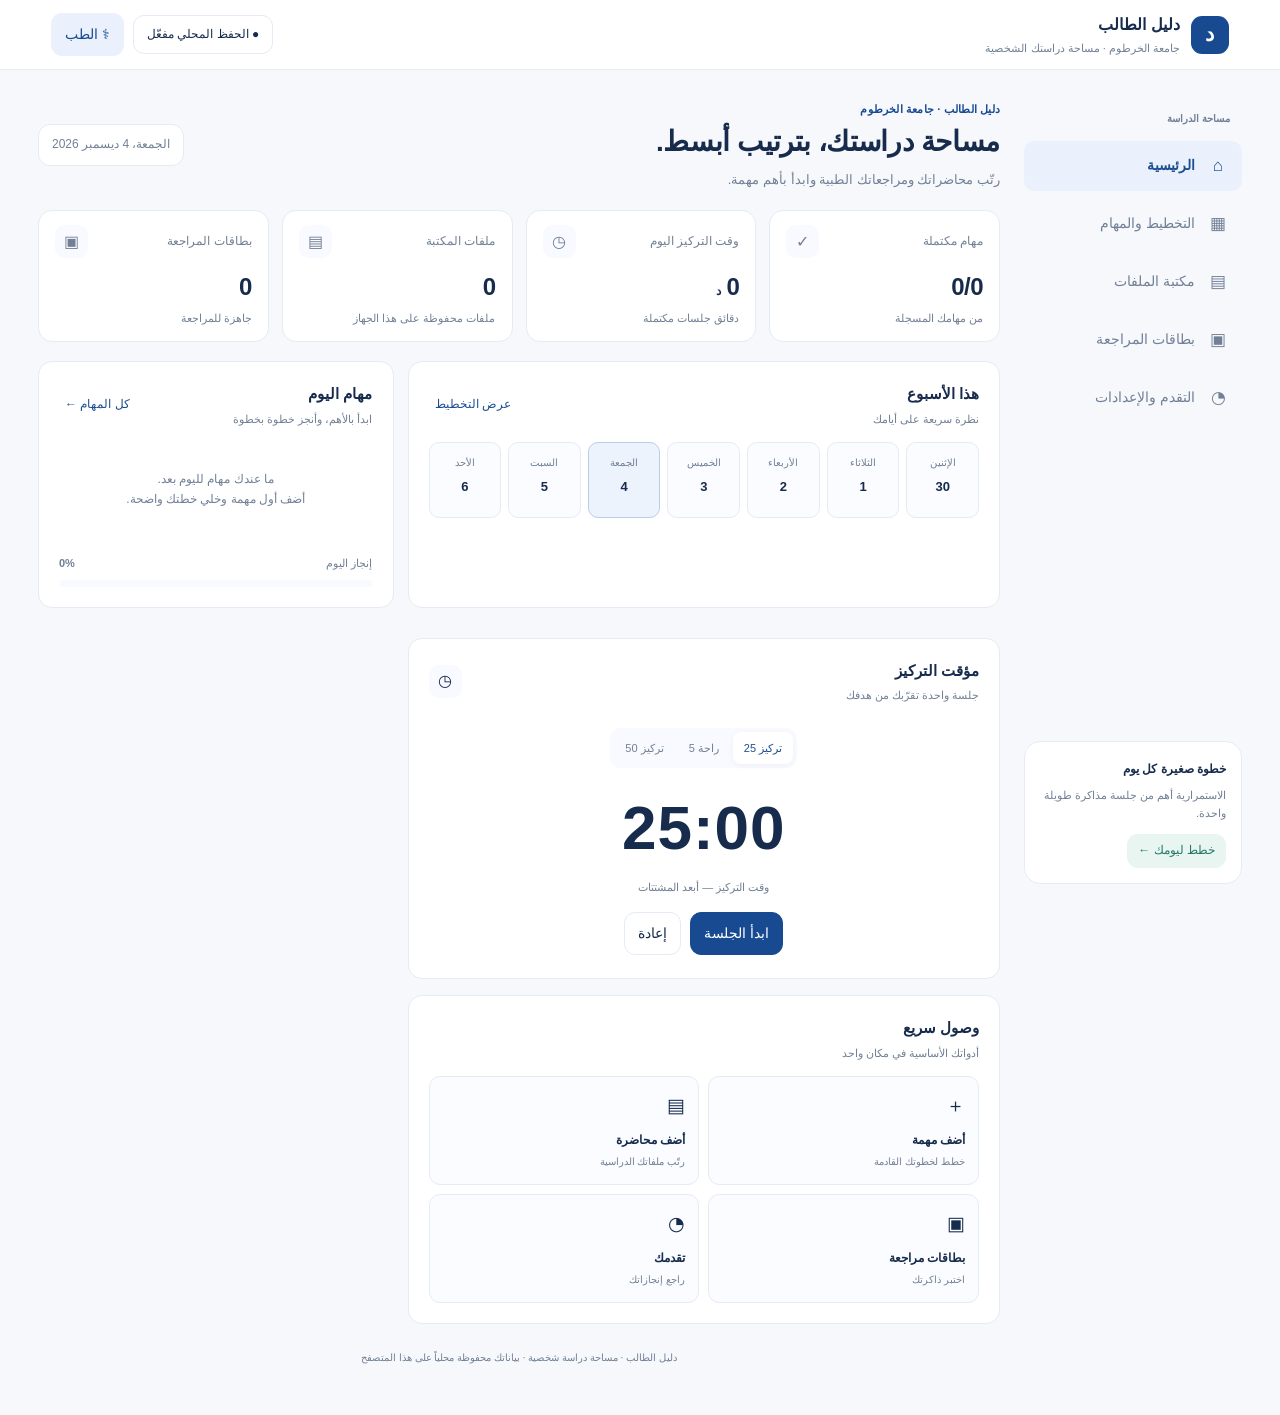
<file: archive/student-guide-full.html>
<!doctype html>
<html lang="ar" dir="rtl">
<head>
<meta charset="utf-8">
<meta name="viewport" content="width=device-width, initial-scale=1">
<meta name="theme-color" content="#f5f7fb">
<title>دليل الطالب | طب واقتصاد</title>
<style>
:root{color-scheme:light dark;--bg:light-dark(#f4f6fa,#111827);--surface:light-dark(#fff,#1b2433);--surface2:light-dark(#f7f9fc,#222e40);--text:light-dark(#172033,#eef3fb);--muted:light-dark(#718096,#a4b2c7);--line:light-dark(#e4e9f1,#344155);--blue:light-dark(#2449a5,#8caaff);--bluebg:light-dark(#eaf0ff,#263a67);--green:light-dark(#17866c,#5ed2b0);--greenbg:light-dark(#e6f7f1,#173d36);--amber:light-dark(#b7791f,#f6c36a);--shadow:0 12px 32px rgba(26,42,72,.06)}*{box-sizing:border-box}body{margin:0;background:var(--bg);color:var(--text);font-family:Tahoma,Arial,sans-serif;font-size:14px;line-height:1.65}button,input,select,textarea{font:inherit}button{cursor:pointer}button:focus-visible,input:focus-visible,textarea:focus-visible,select:focus-visible{outline:3px solid var(--green);outline-offset:2px}.app{min-height:100vh;background:var(--bg)}.topbar{height:76px;display:flex;align-items:center;justify-content:space-between;padding:0 clamp(16px,4vw,54px);border-bottom:1px solid var(--line);background:var(--surface)}.brand{display:flex;gap:11px;align-items:center}.brand-mark{width:42px;height:42px;border-radius:14px;background:var(--blue);color:white;display:grid;place-items:center;font-size:21px;font-weight:bold}.brand h1{font-size:16px;margin:0}.brand p{font-size:11px;color:var(--muted);margin:1px 0 0}.top-actions{display:flex;gap:9px;align-items:center}.chip,.btn,.iconbtn{border:1px solid var(--line);background:var(--surface);color:var(--text);border-radius:11px;padding:9px 13px}.chip{font-size:12px}.btn.primary{background:var(--blue);border-color:var(--blue);color:white}.btn.soft{background:var(--bluebg);border-color:transparent;color:var(--blue)}.btn.green{background:var(--greenbg);border-color:transparent;color:var(--green)}.btn.small{padding:6px 10px;font-size:12px}.iconbtn{padding:8px 10px}.shell{max-width:1450px;margin:auto;padding:24px clamp(14px,3vw,38px);display:grid;grid-template-columns:230px minmax(0,1fr);gap:25px}.sidebar{display:flex;flex-direction:column;gap:8px}.side-label{font-size:10px;color:var(--muted);font-weight:bold;padding:15px 12px 5px}.nav{border:0;background:transparent;color:var(--muted);text-align:right;display:flex;align-items:center;gap:12px;padding:12px 14px;border-radius:12px}.nav .ico{width:22px;text-align:center;font-size:17px}.nav.active{background:var(--bluebg);color:var(--blue);font-weight:bold}.sidebar-note{margin-top:auto;border:1px solid var(--line);background:var(--surface);border-radius:16px;padding:15px}.sidebar-note strong{font-size:12px}.sidebar-note p{font-size:11px;color:var(--muted);margin:6px 0 12px}.main{min-width:0}.welcome{display:flex;align-items:flex-start;justify-content:space-between;gap:18px;margin:4px 0 23px}.eyebrow{font-size:11px;color:var(--green);font-weight:bold;letter-spacing:.2px}.welcome h2{font-size:clamp(22px,3vw,30px);line-height:1.35;margin:5px 0 8px}.welcome p{color:var(--muted);margin:0;font-size:13px}.date-pill{white-space:nowrap;background:var(--surface);border:1px solid var(--line);border-radius:12px;padding:10px 13px;font-size:12px;color:var(--muted)}.stats{display:grid;grid-template-columns:repeat(4,minmax(0,1fr));gap:13px;margin-bottom:19px}.stat,.panel{background:var(--surface);border:1px solid var(--line);border-radius:17px;box-shadow:var(--shadow)}.stat{padding:17px}.stat-head{display:flex;align-items:center;justify-content:space-between;color:var(--muted);font-size:12px}.stat-icon{width:33px;height:33px;display:grid;place-items:center;border-radius:10px;background:var(--surface2);font-size:16px}.stat-value{font-size:27px;font-weight:bold;margin-top:9px;letter-spacing:-.5px}.stat-foot{font-size:11px;color:var(--muted);margin-top:2px}.content-grid{display:grid;grid-template-columns:minmax(0,1.25fr) minmax(270px,.75fr);gap:16px}.panel{padding:20px;margin-bottom:16px;min-width:0}.panel-head{display:flex;justify-content:space-between;align-items:center;gap:10px;margin-bottom:17px}.panel-head h3{font-size:15px;margin:0}.panel-head p{font-size:11px;color:var(--muted);margin:3px 0 0}.linkbtn{background:none;border:0;color:var(--blue);font-size:12px}.task-list{display:flex;flex-direction:column;gap:9px}.task{display:flex;gap:11px;align-items:center;padding:11px 12px;border:1px solid var(--line);border-radius:12px}.task input{accent-color:var(--green);width:17px;height:17px}.task-info{flex:1;min-width:0}.task-title{font-size:12px;font-weight:bold;overflow-wrap:anywhere}.task.done .task-title{text-decoration:line-through;color:var(--muted)}.task-meta{font-size:10px;color:var(--muted);margin-top:3px}.tag{font-size:10px;padding:4px 8px;border-radius:8px;background:var(--bluebg);color:var(--blue);white-space:nowrap}.tag.green{background:var(--greenbg);color:var(--green)}.progress-row{display:flex;justify-content:space-between;font-size:11px;color:var(--muted);margin:16px 0 8px}.progress{height:7px;background:var(--surface2);border-radius:9px;overflow:hidden}.progress span{display:block;height:100%;width:0;background:var(--green);border-radius:9px;transition:width .2s}.timer{text-align:center;padding:9px 0 3px}.timer-mode{display:inline-flex;background:var(--surface2);border-radius:10px;padding:4px;gap:3px}.timer-mode button{border:0;background:transparent;color:var(--muted);padding:7px 11px;border-radius:8px;font-size:11px}.timer-mode button.active{background:var(--surface);color:var(--blue);box-shadow:0 2px 7px #0000000a}.clock{font-size:clamp(45px,6vw,62px);font-weight:bold;letter-spacing:1px;line-height:1.5;margin:13px 0 4px;font-variant-numeric:tabular-nums}.timer-caption{color:var(--muted);font-size:11px;margin-bottom:16px}.timer-actions{display:flex;justify-content:center;gap:9px}.week{display:grid;grid-template-columns:repeat(7,minmax(0,1fr));gap:7px}.day{border:1px solid var(--line);border-radius:11px;text-align:center;padding:9px 3px;background:var(--surface2);min-width:0}.day.today{border-color:var(--blue);background:var(--bluebg)}.day-name{font-size:10px;color:var(--muted)}.day-num{font-weight:bold;font-size:13px;margin:4px 0}.day-dot{height:4px;width:4px;border-radius:50%;background:var(--green);margin:auto}.quick-grid{display:grid;grid-template-columns:repeat(2,minmax(0,1fr));gap:9px}.quick{border:1px solid var(--line);background:var(--surface2);border-radius:13px;padding:13px;text-align:right;color:var(--text)}.quick span{display:block;font-size:19px;margin-bottom:7px}.quick strong{font-size:12px}.quick small{display:block;color:var(--muted);font-size:10px;margin-top:3px}.view{display:none}.view.active{display:block}.form-row{display:flex;gap:8px;flex-wrap:wrap;margin-bottom:13px}.field{border:1px solid var(--line);background:var(--surface);color:var(--text);border-radius:10px;padding:10px 11px;min-width:0}.field.grow{flex:1}.field.full{width:100%}.empty{padding:28px 12px;text-align:center;color:var(--muted);font-size:12px}.library-list,.flash-list{display:grid;grid-template-columns:repeat(auto-fill,minmax(220px,1fr));gap:11px}.file-card,.flash-card{border:1px solid var(--line);background:var(--surface2);border-radius:13px;padding:14px}.file-top{display:flex;align-items:center;gap:10px}.file-icon{width:40px;height:40px;border-radius:11px;background:var(--bluebg);display:grid;place-items:center;font-size:20px}.file-name{font-size:12px;font-weight:bold;overflow-wrap:anywhere}.file-meta{font-size:10px;color:var(--muted);margin-top:3px}.file-actions{display:flex;gap:7px;margin-top:13px}.flash-card{min-height:150px;display:flex;flex-direction:column;justify-content:space-between;gap:12px}.flash-q{font-weight:bold;font-size:14px}.flash-a{font-size:12px;color:var(--muted);display:none;border-top:1px solid var(--line);padding-top:10px}.flash-card.revealed .flash-a{display:block}.flash-bottom{display:flex;justify-content:space-between;align-items:center}.section-title{margin:4px 0 17px}.section-title h2{margin:0 0 5px;font-size:23px}.section-title p{margin:0;color:var(--muted);font-size:12px}.note{border:1px solid var(--line);border-radius:12px;padding:13px;background:var(--surface2);font-size:12px;color:var(--muted)}.settings-row{display:flex;align-items:center;justify-content:space-between;gap:10px;padding:13px 0;border-bottom:1px solid var(--line)}.settings-row:last-child{border:0}.settings-row strong{font-size:12px}.settings-row p{font-size:11px;color:var(--muted);margin:3px 0 0}.toast{position:fixed;bottom:22px;left:50%;transform:translateX(-50%);background:var(--text);color:var(--surface);padding:11px 16px;border-radius:12px;font-size:12px;box-shadow:var(--shadow);z-index:5;display:none}.toast.show{display:block}.footer{text-align:center;font-size:10px;color:var(--muted);padding:10px 0 25px}.mobile-nav{display:none}.hidden{display:none!important}@media(max-width:1000px){.shell{grid-template-columns:190px minmax(0,1fr);gap:16px}.stats{grid-template-columns:repeat(2,minmax(0,1fr))}.content-grid{grid-template-columns:1fr}.sidebar-note{display:none}}@media(max-width:680px){.topbar{height:66px;padding:0 14px}.brand-mark{width:36px;height:36px}.brand h1{font-size:14px}.brand p{font-size:10px}.top-actions .chip{display:none}.shell{display:block;padding:18px 13px 88px}.sidebar{display:none}.welcome{display:block}.date-pill{display:inline-block;margin-top:13px}.stats{gap:9px}.stat{padding:13px}.stat-value{font-size:24px}.panel{padding:15px}.week{gap:4px}.day{padding:8px 1px}.day-name{font-size:9px}.mobile-nav{position:fixed;bottom:0;right:0;left:0;z-index:4;display:flex;justify-content:space-around;padding:8px 5px calc(8px + env(safe-area-inset-bottom));border-top:1px solid var(--line);background:var(--surface)}.mobile-nav .nav{display:flex;flex-direction:column;gap:2px;padding:6px 8px;font-size:9px;text-align:center}.mobile-nav .nav .ico{font-size:17px}.welcome h2{font-size:24px}.library-list,.flash-list{grid-template-columns:1fr}.date-pill{font-size:11px}.form-row>*{flex:1}.form-row .btn{flex:0 0 auto}}
</style>
<style>
:root{color-scheme:light;--bg:#f4f7fc;--surface:#fff;--surface2:#f7f9fd;--text:#172b4d;--muted:#718096;--line:#e2e9f3;--blue:#174a91;--bluebg:#eaf1fc;--green:#237a68;--greenbg:#e7f5f0;--shadow:0 10px 28px rgba(27,57,98,.055)}
body{background:#f4f7fc}.topbar{background:#fff}.brand-mark{border-radius:12px;background:#174a91}.nav.active{background:#eaf1fc;color:#174a91}.eyebrow{color:#174a91}.btn.primary{background:#174a91;border-color:#174a91}.btn.soft{background:#eaf1fc;color:#174a91}.stat,.panel{border-radius:18px;box-shadow:0 8px 26px rgba(27,57,98,.045)}
.shell{grid-template-columns:240px minmax(0,1fr);gap:28px;padding-top:30px}.sidebar{position:sticky;top:20px;align-self:start;min-height:calc(100vh - 110px)}.nav{padding:13px 15px}.panel{padding:23px}.content-grid>div:first-child{display:contents}.content-grid>div:first-child .panel:nth-child(2){order:-1}.week{gap:9px}.day{padding:14px 4px;background:#f8faff}.day.today{background:#eaf1fc;border-color:#174a91}.day-dot{background:#174a91}
.library-toolbar{display:flex;gap:10px;flex-wrap:wrap;margin-bottom:16px}.library-toolbar .field{min-width:140px}.library-list{grid-template-columns:repeat(auto-fill,minmax(190px,1fr));gap:16px}.file-card{padding:0;overflow:hidden;background:#fff;border:1px solid #e2e9f3;border-radius:16px;transition:transform .18s,box-shadow .18s}.file-card:hover{transform:translateY(-2px);box-shadow:0 12px 26px rgba(27,57,98,.09)}.file-cover{height:130px;display:flex;align-items:center;justify-content:center;position:relative;background:linear-gradient(145deg,#edf3ff,#dbe7fb);color:#174a91}.file-cover.pdf{background:linear-gradient(145deg,#f0f4ff,#dce7fa)}.file-cover.image{background:linear-gradient(145deg,#eaf7f3,#d8eee7);color:#237a68}.file-cover.audio{background:linear-gradient(145deg,#fff5e8,#f9e7c9);color:#94651e}.file-cover.note{background:linear-gradient(145deg,#f2efff,#e4defc);color:#6653a2}.cover-icon{font-size:42px}.cover-label{position:absolute;bottom:10px;right:12px;font-size:10px;font-weight:bold;letter-spacing:.6px}.favorite-toggle{position:absolute;top:9px;left:9px;border:1px solid #dce4f0;background:#fff;color:#174a91;border-radius:9px;padding:5px 8px}.favorite-toggle.active{background:#174a91;color:white}.file-card-body{padding:14px}.file-name{font-size:13px;line-height:1.6}.file-meta{line-height:1.6}.file-path{font-size:10px;color:#718096;margin-top:7px;min-height:18px}.file-tags{display:flex;gap:5px;flex-wrap:wrap;margin-top:8px}.file-tags span{font-size:10px;background:#edf2fa;color:#45628c;padding:3px 7px;border-radius:7px}.file-actions{margin-top:12px;flex-wrap:wrap}.folder-row{display:flex;gap:8px;flex-wrap:wrap;margin:10px 0 15px}.folder-chip{border:1px solid var(--line);background:#fff;color:var(--muted);border-radius:20px;padding:7px 12px;font-size:11px}.folder-chip.active{background:#eaf1fc;border-color:#c9d9f4;color:#174a91;font-weight:bold}.library-empty{grid-column:1/-1}
@media(min-width:681px) and (max-width:1000px){.shell{grid-template-columns:200px minmax(0,1fr);gap:18px}.panel{padding:18px}.sidebar{min-height:calc(100vh - 100px)}}
@media(max-width:680px){.shell{padding-top:18px}.panel{padding:16px}.content-grid>div:first-child{display:contents}.content-grid>div:first-child .panel:nth-child(2){order:-1}.library-list{grid-template-columns:repeat(2,minmax(0,1fr));gap:10px}.file-cover{height:105px}.cover-icon{font-size:34px}.file-card-body{padding:10px}.file-name{font-size:11px}.file-actions .btn{padding:6px 7px;font-size:10px}.library-toolbar .field{min-width:0;width:100%}}
</style>
<style>
/* واجهة أكاديمية أبسط: ألوان هادئة، حدود خفيفة، ومساحات واضحة */
:root{--bg:#f6f8fc;--surface:#fff;--surface2:#f8faff;--text:#172b4d;--muted:#718096;--line:#e5ebf4;--blue:#1c4f91;--bluebg:#edf3fc;--green:#267968;--greenbg:#e8f5f1;--shadow:none}
body{background:var(--bg);font-size:14px}
.topbar{height:70px;border-bottom-color:#e7edf5}
.brand-mark{width:38px;height:38px;border-radius:11px}
.shell{max-width:1320px;grid-template-columns:218px minmax(0,1fr);gap:24px;padding-top:26px}
.sidebar{min-height:calc(100vh - 112px);top:16px}
.nav{border-radius:10px;padding:11px 13px}
.nav.active{background:#eaf1fc;color:#1c4f91}
.welcome{margin-bottom:20px;align-items:center}
.welcome h2{font-size:clamp(22px,2.5vw,28px);font-weight:700;letter-spacing:-.35px}
.welcome p{font-size:13px}
.date-pill{background:#fff;border-color:#e5ebf4}
.stat,.panel{border-radius:14px;box-shadow:none;border-color:#e5ebf4}
.stat{padding:14px 16px}
.stat-value{font-size:24px}
.panel{padding:20px}
.panel-head{margin-bottom:14px}
.content-grid{gap:14px}
.content-grid>div:first-child{display:contents}
.content-grid>div:first-child .panel:nth-child(2){order:-1}
.week{gap:7px}
.day{border-radius:10px;padding:12px 3px;background:#fbfcff}
.day.today{background:#edf3fc;border-color:#b9cdea}
.day-dot{background:#1c4f91}
.quick{background:#fbfcff;border-color:#e5ebf4;border-radius:11px}
.quick:hover,.btn:hover,.folder-chip:hover{filter:brightness(.985)}
.file-card{box-shadow:none;border-color:#e5ebf4;border-radius:13px}
.file-card:hover{transform:translateY(-1px);box-shadow:0 5px 14px rgba(27,57,98,.06)}
.file-cover{height:112px}
.file-card-body{padding:12px}
.file-name{font-size:12px}
.file-tags span{background:#f0f4fa}
.folder-chip{border-color:#e5ebf4}
.note{background:#f8faff;border-color:#e5ebf4}
@media(max-width:1000px){.shell{grid-template-columns:185px minmax(0,1fr);gap:16px}.panel{padding:17px}}
@media(max-width:680px){.shell{padding:16px 12px 86px}.welcome h2{font-size:23px}.stats{gap:8px}.stat{padding:12px}.stat-value{font-size:22px}.panel{padding:14px}.content-grid>div:first-child{display:contents}.content-grid>div:first-child .panel:nth-child(2){order:-1}.library-list{grid-template-columns:repeat(2,minmax(0,1fr));gap:9px}.file-cover{height:92px}.file-card-body{padding:9px}.file-actions{gap:5px}}
</style>
</head>
<body>
<div class="app">
<header class="topbar"><div class="brand"><div class="brand-mark">د</div><div><h1>دليل الطالب</h1><p>جامعة الخرطوم · مساحة دراستك الشخصية</p></div></div><div class="top-actions"><span class="chip" id="saveStatus">● الحفظ المحلي مفعّل</span><button class="btn soft" id="switchMajor">⚕ الطب</button></div></header>
<div class="shell"><aside class="sidebar"><div class="side-label">مساحة الدراسة</div><button class="nav active" data-view="home"><span class="ico">⌂</span>الرئيسية</button><button class="nav" data-view="planner"><span class="ico">▦</span>التخطيط والمهام</button><button class="nav" data-view="library"><span class="ico">▤</span>مكتبة الملفات</button><button class="nav" data-view="flashcards"><span class="ico">▣</span>بطاقات المراجعة</button><button class="nav" data-view="insights"><span class="ico">◔</span>التقدم والإعدادات</button><div class="sidebar-note"><strong>خطوة صغيرة كل يوم</strong><p>الاستمرارية أهم من جلسة مذاكرة طويلة واحدة.</p><button class="btn green small" data-goto="planner">خطط ليومك ←</button></div></aside>
<main class="main">
<section class="view active" id="view-home"><div class="welcome"><div><div class="eyebrow">دليل الطالب · جامعة الخرطوم</div><h2>مساحة دراستك، بترتيب أبسط.</h2><p id="welcomeSub">رتّب أولوياتك وابدأ بأهم مهمة عندك.</p></div><div class="date-pill" id="todayDate">اليوم</div></div>
<div class="stats"><div class="stat"><div class="stat-head"><span>مهام مكتملة</span><span class="stat-icon">✓</span></div><div class="stat-value" id="statTasks">0/0</div><div class="stat-foot">من مهامك المسجلة</div></div><div class="stat"><div class="stat-head"><span>وقت التركيز اليوم</span><span class="stat-icon">◷</span></div><div class="stat-value" id="statFocus">0 <small style="font-size:12px">د</small></div><div class="stat-foot">دقائق جلسات مكتملة</div></div><div class="stat"><div class="stat-head"><span>ملفات المكتبة</span><span class="stat-icon">▤</span></div><div class="stat-value" id="statFiles">0</div><div class="stat-foot">ملفات محفوظة على هذا الجهاز</div></div><div class="stat"><div class="stat-head"><span>بطاقات المراجعة</span><span class="stat-icon">▣</span></div><div class="stat-value" id="statCards">0</div><div class="stat-foot">جاهزة للمراجعة</div></div></div>
<div class="content-grid"><div><div class="panel"><div class="panel-head"><div><h3>مهام اليوم</h3><p>ابدأ بالأهم، وأنجز خطوة بخطوة</p></div><button class="linkbtn" data-goto="planner">كل المهام ←</button></div><div class="task-list" id="homeTasks"></div><div class="progress-row"><span>إنجاز اليوم</span><strong id="progressLabel">0%</strong></div><div class="progress"><span id="progressBar"></span></div></div>
<div class="panel"><div class="panel-head"><div><h3>هذا الأسبوع</h3><p>نظرة سريعة على أيامك</p></div><button class="linkbtn" data-goto="planner">عرض التخطيط</button></div><div class="week" id="weekGrid"></div></div></div>
<div><div class="panel"><div class="panel-head"><div><h3>مؤقت التركيز</h3><p>جلسة واحدة تقرّبك من هدفك</p></div><span class="stat-icon">◷</span></div><div class="timer"><div class="timer-mode"><button class="active" data-minutes="25" data-mode="focus">تركيز 25</button><button data-minutes="5" data-mode="break">راحة 5</button><button data-minutes="50" data-mode="long">تركيز 50</button></div><div class="clock" id="clock">25:00</div><div class="timer-caption" id="timerCaption">وقت التركيز — أبعد المشتتات</div><div class="timer-actions"><button class="btn primary" id="timerStart">ابدأ الجلسة</button><button class="btn" id="timerReset">إعادة</button></div></div></div>
<div class="panel"><div class="panel-head"><div><h3>وصول سريع</h3><p>أدواتك الأساسية في مكان واحد</p></div></div><div class="quick-grid"><button class="quick" data-goto="planner"><span>＋</span><strong>أضف مهمة</strong><small>خطط لخطوتك القادمة</small></button><button class="quick" data-goto="library"><span>▤</span><strong>أضف محاضرة</strong><small>رتّب ملفاتك الدراسية</small></button><button class="quick" data-goto="flashcards"><span>▣</span><strong>بطاقات مراجعة</strong><small>اختبر ذاكرتك</small></button><button class="quick" data-goto="insights"><span>◔</span><strong>تقدمك</strong><small>راجع إنجازاتك</small></button></div></div></div></div></section>
<section class="view" id="view-planner"><div class="section-title"><h2>التخطيط والمهام</h2><p>أضف مهامك الدراسية وتابع إنجازها.</p></div><div class="panel"><div class="panel-head"><div><h3>إضافة مهمة جديدة</h3><p>قسّم المذاكرة إلى خطوات قابلة للإنجاز</p></div></div><form id="taskForm"><div class="form-row"><input class="field grow" id="taskName" placeholder="مثال: مراجعة محاضرة التشريح" required maxlength="140"><select class="field" id="taskSubject"><option>تشريح</option><option>فسيولوجيا</option><option>كيمياء حيوية</option><option>أنسجة</option><option>أجنة</option><option>مراجعة عامة</option></select></div><div class="form-row"><input class="field" id="taskDate" type="date" required><select class="field" id="taskPriority"><option value="عادي">أولوية عادية</option><option value="مهم">مهم</option><option value="عاجل">عاجل</option></select><button class="btn primary" type="submit">＋ إضافة المهمة</button></div></form></div><div class="panel"><div class="panel-head"><div><h3>قائمة المهام</h3><p id="taskCountText">كل مهامك في مكان واحد</p></div><select class="field" id="taskFilter"><option value="all">كل المهام</option><option value="open">غير المكتملة</option><option value="done">المكتملة</option></select></div><div class="task-list" id="allTasks"></div></div></section>
<section class="view" id="view-library"><div class="section-title"><h2>مكتبة الملفات</h2><p>مكتبتك الدراسية مرتبة: التخصص ← السنة ← المادة ← الموضوع.</p></div><div class="panel"><div class="panel-head"><div><h3>أضف ملفاً إلى مكتبتك</h3><p>اختر الملف ومكانه في المكتبة، ثم احفظه على هذا الجهاز.</p></div><span class="stat-icon">⇧</span></div><form id="fileForm"><div class="form-row"><input class="field grow" id="fileInput" type="file" required accept=".pdf,.txt,.md,.jpg,.jpeg,.png,.webp,.mp3,.m4a,.wav,.ogg,.pdf"><select class="field" id="fileYear"><option value="السنة الأولى">السنة الأولى</option><option value="السنة الثانية">السنة الثانية</option><option value="السنة الثالثة">السنة الثالثة</option><option value="السنة الرابعة">السنة الرابعة</option><option value="السنة الخامسة">السنة الخامسة</option><option value="السنة السادسة">السنة السادسة</option><option value="عام">عام</option></select></div><div class="form-row"><select class="field" id="fileSubject"><option>تشريح</option><option>فسيولوجيا</option><option>كيمياء حيوية</option><option>أنسجة</option><option>أجنة</option><option>مراجعة عامة</option></select><input class="field grow" id="fileTopic" placeholder="الموضوع (مثال: الطرف العلوي)"><input class="field grow" id="fileTags" placeholder="وسوم مفصولة بفواصل"></div><div class="form-row"><input class="field grow" id="fileFolder" list="folderOptions" placeholder="اسم المجلد (اختياري)"><datalist id="folderOptions"></datalist><button class="btn primary" type="submit">حفظ في المكتبة</button></div></form><div class="note">يدعم هذا الإصدار ملفات PDF والصور والملاحظات النصية والصوت. التخزين محلي في المتصفح؛ حجم الملفات الممكن حفظها يعتمد على مساحة المتصفح، لذلك صدّر نسخة احتياطية واحتفظ بالملفات الأصلية.</div></div><div class="panel"><div class="panel-head"><div><h3>مكتبتك</h3><p id="libraryCount">ملفاتك مرتبة بأغلفة واضحة</p></div><button class="btn small" id="newFolderBtn" type="button">＋ مجلد جديد</button></div><div class="library-toolbar"><input class="field grow" id="fileSearch" placeholder="ابحث بالاسم أو المادة أو الوسوم…"><select class="field" id="fileTypeFilter"><option value="all">كل الأنواع</option><option value="pdf">PDF</option><option value="image">صور</option><option value="note">ملاحظات</option><option value="audio">صوتيات</option></select><select class="field" id="fileYearFilter"><option value="all">كل السنوات</option><option>السنة الأولى</option><option>السنة الثانية</option><option>السنة الثالثة</option><option>السنة الرابعة</option><option>السنة الخامسة</option><option>السنة السادسة</option><option>عام</option></select><select class="field" id="fileSubjectFilter"><option value="all">كل المواد</option></select></div><div class="folder-row" id="folderRow"></div><div class="library-list" id="libraryList"></div></div></section>
<section class="view" id="view-flashcards"><div class="section-title"><h2>بطاقات المراجعة</h2><p>أنشئ سؤالاً وإجابة، واختبر نفسك قبل فتح الحل.</p></div><div class="panel"><div class="panel-head"><div><h3>إنشاء بطاقة جديدة</h3><p>ابدأ بالمفاهيم التي تحتاج إلى تكرارها</p></div></div><form id="cardForm"><div class="form-row"><input class="field grow" id="cardQuestion" placeholder="السؤال أو المصطلح" required maxlength="300"><input class="field grow" id="cardAnswer" placeholder="الإجابة أو التعريف" required maxlength="800"></div><div class="form-row"><select class="field" id="cardSubject"><option>تشريح</option><option>فسيولوجيا</option><option>كيمياء حيوية</option><option>أنسجة</option><option>أجنة</option><option>مراجعة عامة</option></select><button class="btn primary" type="submit">＋ إضافة بطاقة</button></div></form></div><div class="panel"><div class="panel-head"><div><h3>مجموعة المراجعة</h3><p id="cardCountText">اضغط على البطاقة لإظهار الإجابة</p></div><button class="btn small" id="shuffleCards">خلط البطاقات ↻</button></div><div class="flash-list" id="flashList"></div></div></section>
<section class="view" id="view-insights"><div class="section-title"><h2>التقدم والإعدادات</h2><p>تابع نشاطك الدراسي وتحكم في مساحة العمل.</p></div><div class="stats"><div class="stat"><div class="stat-head"><span>إجمالي المهام</span><span class="stat-icon">✓</span></div><div class="stat-value" id="insTasks">0</div><div class="stat-foot">مهام أضفتها</div></div><div class="stat"><div class="stat-head"><span>معدل الإنجاز</span><span class="stat-icon">◔</span></div><div class="stat-value" id="insRate">0%</div><div class="stat-foot">من جميع المهام</div></div><div class="stat"><div class="stat-head"><span>جلسات التركيز</span><span class="stat-icon">◷</span></div><div class="stat-value" id="insSessions">0</div><div class="stat-foot">جلسات مكتملة</div></div><div class="stat"><div class="stat-head"><span>وقت التركيز</span><span class="stat-icon">⌁</span></div><div class="stat-value" id="insMinutes">0</div><div class="stat-foot">دقيقة مسجلة</div></div></div><div class="panel"><div class="panel-head"><div><h3>إعدادات مساحة الدراسة</h3><p>يمكنك تغيير تخصصك أو تصدير بياناتك.</p></div></div><div class="settings-row"><div><strong>التخصص الحالي</strong><p id="currentMajorText">الطب</p></div><button class="btn soft" id="switchMajor2">تبديل التخصص</button></div><div class="settings-row"><div><strong>نسخة احتياطية</strong><p>نزّل مهامك وبطاقاتك وبيانات المكتبة كملف JSON.</p></div><button class="btn" id="exportData">تصدير البيانات</button></div><div class="settings-row"><div><strong>حذف بيانات هذا الجهاز</strong><p>احذف بيانات التطبيق المحلية بعد تصدير نسخة احتياطية إن احتجت.</p></div><button class="btn" id="clearData">مسح البيانات</button></div><div class="note" style="margin-top:15px">هذه نسخة أولية محلية: لا يوجد تسجيل دخول حقيقي أو مزامنة سحابية أو خدمة ذكاء اصطناعي متصلة بعد. لا تدخل كلمات مرور أو معلومات حساسة. يمكن إضافة هذه الخدمات في مرحلة التطوير التالية.</div></div></section>
<div class="footer">دليل الطالب · مساحة دراسة شخصية · بياناتك محفوظة محلياً على هذا المتصفح</div>
</main></div>
<nav class="mobile-nav"><button class="nav active" data-view="home"><span class="ico">⌂</span>الرئيسية</button><button class="nav" data-view="planner"><span class="ico">▦</span>المهام</button><button class="nav" data-view="library"><span class="ico">▤</span>المكتبة</button><button class="nav" data-view="flashcards"><span class="ico">▣</span>البطاقات</button><button class="nav" data-view="insights"><span class="ico">◔</span>تقدمي</button></nav><div class="toast" id="toast"></div></div>
<script>
(function(){
'use strict';
const $=s=>document.querySelector(s), $$=s=>Array.from(document.querySelectorAll(s));
const KEY='medEcoGuidePrototype_v1';
const defaultState={major:'medicine',tasks:[],cards:[],files:[],folders:[],focusMinutes:0,sessions:0,focusByDay:{}};
let state=loadState();let timerSeconds=25*60,timerInterval=null,timerRunning=false,timerMode='focus';
function loadState(){try{return {...defaultState,...JSON.parse(localStorage.getItem(KEY)||'{}')}}catch(e){return {...defaultState}}}
function save(){try{localStorage.setItem(KEY,JSON.stringify(state));$('#saveStatus').textContent='● الحفظ المحلي مفعّل'}catch(e){$('#saveStatus').textContent='! مساحة التخزين ممتلئة';toast('تعذّر الحفظ: مساحة المتصفح قد تكون ممتلئة. صدّر بياناتك أو احذف ملفات كبيرة.')}}
function toast(msg){const el=$('#toast');el.textContent=msg;el.classList.add('show');clearTimeout(toast._t);toast._t=setTimeout(()=>el.classList.remove('show'),2600)}
function esc(s){return String(s??'').replace(/[&<>"']/g,c=>({'&':'&amp;','<':'&lt;','>':'&gt;','"':'&quot;',"'":'&#39;'}[c]))}
function subjectOptions(){return state.major==='medicine'?['تشريح','فسيولوجيا','كيمياء حيوية','أنسجة','أجنة','مصطلحات طبية','مراجعة عامة']:['اقتصاد جزئي','اقتصاد كلي','رياضيات للاقتصاد','إحصاء','محاسبة','اقتصاد قياسي','مراجعة عامة']}
function applyMajor(){const isMed=state.major==='medicine';$('#switchMajor').textContent=isMed?'⚕ الطب':'▥ الاقتصاد';$('#currentMajorText').textContent=isMed?'الطب':'الاقتصاد';$('#welcomeSub').textContent=isMed?'رتّب محاضراتك ومراجعاتك الطبية وابدأ بأهم مهمة.':'رتّب محاضراتك وتمارينك الاقتصادية وابدأ بأهم مهمة.';const selects=[$('#taskSubject'),$('#fileSubject'),$('#cardSubject')];selects.forEach(sel=>{const old=sel.value;sel.innerHTML=subjectOptions().map(x=>`<option>${esc(x)}</option>`).join('');if(subjectOptions().includes(old))sel.value=old});render()}
function switchMajor(){state.major=state.major==='medicine'?'economics':'medicine';save();applyMajor();toast('تم التبديل إلى '+(state.major==='medicine'?'الطب':'الاقتصاد'))}
function dateKey(d=new Date()){return `${d.getFullYear()}-${String(d.getMonth()+1).padStart(2,'0')}-${String(d.getDate()).padStart(2,'0')}`}
function fmtDate(d){return new Intl.DateTimeFormat('ar',{weekday:'long',day:'numeric',month:'long',year:'numeric'}).format(d)}
function render(){renderTasks();renderWeek();renderStats();renderFiles();renderCards();$('#todayDate').textContent=fmtDate(new Date());$('#taskCountText').textContent=`${state.tasks.length} مهمة مسجلة`;$('#cardCountText').textContent=`${state.cards.length} بطاقة · اضغط على البطاقة لإظهار الإجابة`}
function renderTasks(){const today=dateKey();let tasksToday=state.tasks.filter(t=>t.date===today);const completed=tasksToday.filter(t=>t.done).length;const pct=tasksToday.length?Math.round(completed/tasksToday.length*100):0;$('#statTasks').textContent=`${completed}/${tasksToday.length}`;$('#progressLabel').textContent=pct+'%';$('#progressBar').style.width=pct+'%';$('#homeTasks').innerHTML=tasksToday.length?tasksToday.slice(0,5).map(taskHTML).join(''):'<div class="empty">ما عندك مهام لليوم بعد.<br>أضف أول مهمة وخلي خطتك واضحة.</div>';let filter=$('#taskFilter')?.value||'all';let arr=[...state.tasks].sort((a,b)=>a.date.localeCompare(b.date));if(filter==='open')arr=arr.filter(t=>!t.done);if(filter==='done')arr=arr.filter(t=>t.done);$('#allTasks').innerHTML=arr.length?arr.map(taskHTML).join(''):'<div class="empty">لا توجد مهام هنا حالياً.</div>';$('#insTasks').textContent=state.tasks.length;$('#insRate').textContent=(state.tasks.length?Math.round(state.tasks.filter(t=>t.done).length/state.tasks.length*100):0)+'%'}
function taskHTML(t){return `<div class="task ${t.done?'done':''}"><input type="checkbox" data-task-check="${esc(t.id)}" ${t.done?'checked':''} aria-label="إنجاز المهمة"><div class="task-info"><div class="task-title">${esc(t.name)}</div><div class="task-meta">${esc(t.subject)} · ${esc(t.date)}</div></div><span class="tag ${t.priority==='عاجل'?'':'green'}">${esc(t.priority)}</span><button class="iconbtn" data-task-delete="${esc(t.id)}" title="حذف المهمة" aria-label="حذف المهمة">×</button></div>`}
function renderWeek(){const base=new Date();const day=(base.getDay()+6)%7;const monday=new Date(base);monday.setDate(base.getDate()-day);const names=['الإثنين','الثلاثاء','الأربعاء','الخميس','الجمعة','السبت','الأحد'];$('#weekGrid').innerHTML=names.map((n,i)=>{let d=new Date(monday);d.setDate(monday.getDate()+i);let key=dateKey(d);let has=state.tasks.some(t=>t.date===key);return `<div class="day ${key===dateKey()?'today':''}"><div class="day-name">${n}</div><div class="day-num">${new Intl.DateTimeFormat('ar',{day:'numeric'}).format(d)}</div><div class="day-dot" style="opacity:${has?1:0}"></div></div>`}).join('')}
function renderStats(){$('#statFocus').innerHTML=`${state.focusByDay[dateKey()]||0} <small style="font-size:12px">د</small>`;$('#statFiles').textContent=state.files.length;$('#statCards').textContent=state.cards.length;$('#insSessions').textContent=state.sessions;$('#insMinutes').textContent=state.focusMinutes}
function fileKind(f){const ext=(f.name.split('.').pop()||'').toLowerCase();if(ext==='pdf')return'pdf';if(['jpg','jpeg','png','webp','gif'].includes(ext))return'image';if(['mp3','m4a','wav','ogg'].includes(ext))return'audio';return'note'}
function folders(){return [...new Set([...(state.folders||[]),...state.files.map(f=>f.folder).filter(Boolean)])].sort((a,b)=>a.localeCompare(b,'ar'))}
function renderFiles(){const q=($('#fileSearch')?.value||'').trim().toLowerCase(),kind=$('#fileTypeFilter')?.value||'all',year=$('#fileYearFilter')?.value||'all',subject=$('#fileSubjectFilter')?.value||'all',folder=$('#folderRow')?.dataset.active||'all';let files=state.files.filter(f=>{const hay=[f.name,f.subject,f.topic,f.year,f.folder,(f.tags||[]).join(' ')].join(' ').toLowerCase();return hay.includes(q)&&(kind==='all'||fileKind(f)===kind)&&(year==='all'||(f.year||'عام')===year)&&(subject==='all'||f.subject===subject)&&(folder==='all'||folder==='favorites'||folder===(f.folder||''))});$('#libraryCount').textContent=`${files.length} من ${state.files.length} ملف · ${folders().length} مجلد`;$('#folderOptions').innerHTML=folders().map(f=>`<option value="${esc(f)}"></option>`).join('');$('#folderRow').innerHTML=[`<button class="folder-chip ${folder==='all'?'active':''}" data-folder="all">كل الملفات (${state.files.length})</button>`,`<button class="folder-chip ${folder==='favorites'?'active':''}" data-folder="favorites">★ المفضلة (${state.files.filter(f=>f.favorite).length})</button>`,...folders().map(f=>`<button class="folder-chip ${folder===f?'active':''}" data-folder="${esc(f)}">▣ ${esc(f)} (${state.files.filter(x=>x.folder===f).length})</button>`)].join('');const filtered=folder==='favorites'?files.filter(f=>f.favorite):files;$('#libraryList').innerHTML=filtered.length?filtered.map(f=>{const k=fileKind(f),label={pdf:'PDF',image:'IMAGE',audio:'AUDIO',note:'NOTE'}[k],icon={pdf:'📕',image:'🖼️',audio:'🎧',note:'📝'}[k];return `<article class="file-card"><div class="file-cover ${k}"><span class="cover-icon">${icon}</span><span class="cover-label">${label}</span><button class="favorite-toggle ${f.favorite?'active':''}" data-file-fav="${esc(f.id)}" title="${f.favorite?'إزالة من المفضلة':'إضافة للمفضلة'}">${f.favorite?'★':'☆'}</button></div><div class="file-card-body"><div class="file-name">${esc(f.name)}</div><div class="file-meta">${esc(f.subject)} · ${formatBytes(f.size)}</div><div class="file-path">${esc(f.major||'')} / ${esc(f.year||'عام')} / ${esc(f.topic||f.subject)}</div>${f.folder?`<div class="file-meta">▣ ${esc(f.folder)}</div>`:''}${(f.tags||[]).length?`<div class="file-tags">${f.tags.map(t=>`<span>${esc(t)}</span>`).join('')}</div>`:''}<div class="file-actions"><button class="btn small soft" data-file-open="${esc(f.id)}">فتح</button><button class="btn small" data-file-delete="${esc(f.id)}">حذف</button></div></div></article>`}).join(''):'<div class="empty library-empty">لا توجد ملفات مطابقة. أضف ملفاً أو غيّر خيارات البحث.</div>';const subjects=subjectOptions();const sf=$('#fileSubjectFilter');const previous=sf.value;sf.innerHTML='<option value="all">كل المواد</option>'+subjects.map(s=>`<option>${esc(s)}</option>`).join('');if(subjects.includes(previous))sf.value=previous}
function fileIcon(n){let e=(n.split('.').pop()||'').toLowerCase();return ({pdf:'📕',doc:'📝',docx:'📝',ppt:'📊',pptx:'📊',xls:'📈',xlsx:'📈',jpg:'🖼️',jpeg:'🖼️',png:'🖼️',mp3:'🎧',m4a:'🎧',mp4:'🎞️',txt:'📄'})[e]||'📎'}function formatBytes(b){if(b<1024)return b+' B';if(b<1048576)return (b/1024).toFixed(1)+' KB';return (b/1048576).toFixed(1)+' MB'}
function renderCards(){let cards=state.cards;$('#flashList').innerHTML=cards.length?cards.map(c=>`<div class="flash-card" data-flash="${esc(c.id)}"><div><div class="file-meta">${esc(c.subject)}</div><div class="flash-q">${esc(c.question)}</div><div class="flash-a">${esc(c.answer)}</div></div><div class="flash-bottom"><button class="btn small soft" data-reveal="${esc(c.id)}">إظهار الإجابة</button><button class="iconbtn" data-card-delete="${esc(c.id)}" title="حذف البطاقة">×</button></div></div>`).join(''):'<div class="empty">لا توجد بطاقات بعد. أنشئ بطاقة سؤال وإجابة للبدء.</div>'}
function goto(view){$$('.view').forEach(v=>v.classList.toggle('active',v.id==='view-'+view));$$('[data-view]').forEach(b=>b.classList.toggle('active',b.dataset.view===view));window.scrollTo({top:0,behavior:'smooth'})}
document.addEventListener('click',e=>{const nav=e.target.closest('[data-view]');if(nav)goto(nav.dataset.view);const go=e.target.closest('[data-goto]');if(go)goto(go.dataset.goto);const check=e.target.closest('[data-task-check]');if(check){const t=state.tasks.find(x=>x.id===check.dataset.taskCheck);if(t)t.done=check.checked;save();render();return}const del=e.target.closest('[data-task-delete]');if(del){state.tasks=state.tasks.filter(t=>t.id!==del.dataset.taskDelete);save();render();toast('تم حذف المهمة');return}const reveal=e.target.closest('[data-reveal]');if(reveal){const card=reveal.closest('.flash-card');card.classList.toggle('revealed');reveal.textContent=card.classList.contains('revealed')?'إخفاء الإجابة':'إظهار الإجابة';return}const cd=e.target.closest('[data-card-delete]');if(cd){state.cards=state.cards.filter(c=>c.id!==cd.dataset.cardDelete);save();render();toast('تم حذف البطاقة');return}const fd=e.target.closest('[data-file-delete]');if(fd){state.files=state.files.filter(f=>f.id!==fd.dataset.fileDelete);save();render();toast('تم حذف سجل الملف من المكتبة');return}const fo=e.target.closest('[data-file-open]');if(fo){const f=state.files.find(x=>x.id===fo.dataset.fileOpen);if(f&&f.data){const a=document.createElement('a');a.href=f.data;a.download=f.name;a.target='_blank';a.click()}else toast('الملف غير محفوظ داخل المتصفح؛ أعد إضافته من جهازك.');return}});
$('#switchMajor').addEventListener('click',switchMajor);$('#switchMajor2').addEventListener('click',switchMajor);
$('#taskForm').addEventListener('submit',e=>{e.preventDefault();const name=$('#taskName').value.trim();if(!name)return;state.tasks.push({id:crypto.randomUUID?crypto.randomUUID():String(Date.now()),name,subject:$('#taskSubject').value,date:$('#taskDate').value||dateKey(),priority:$('#taskPriority').value,done:false});save();render();e.target.reset();$('#taskDate').value=dateKey();toast('أُضيفت المهمة بنجاح')});$('#taskFilter').addEventListener('change',renderTasks);$('#taskDate').value=dateKey();
$('#fileForm').addEventListener('submit',e=>{e.preventDefault();const input=$('#fileInput'),f=input.files[0];if(!f)return;if(!['pdf','jpg','jpeg','png','webp','gif','txt','md','mp3','m4a','wav','ogg'].includes((f.name.split('.').pop()||'').toLowerCase())){toast('الأنواع المدعومة: PDF والصور والملاحظات النصية والصوت.');return}if(f.size>2*1024*1024){toast('الحد الحالي للملف الواحد 2 ميغابايت بسبب التخزين المحلي.');return}const reader=new FileReader();reader.onload=()=>{const item={id:crypto.randomUUID?crypto.randomUUID():String(Date.now()),name:f.name,size:f.size,type:f.type,subject:$('#fileSubject').value,major:state.major==='medicine'?'الطب':'الاقتصاد',year:$('#fileYear').value,topic:$('#fileTopic').value.trim(),folder:$('#fileFolder').value.trim(),tags:$('#fileTags').value.split(',').map(x=>x.trim()).filter(Boolean).slice(0,12),favorite:false,data:reader.result};state.files.push(item);if(item.folder&&!state.folders.includes(item.folder))state.folders.push(item.folder);save();render();e.target.reset();toast('تم حفظ الملف في المكتبة')};reader.onerror=()=>toast('تعذرت قراءة الملف من الجهاز.');reader.readAsDataURL(f)});$('#fileSearch').addEventListener('input',renderFiles);['fileTypeFilter','fileYearFilter','fileSubjectFilter'].forEach(id=>$('#'+id).addEventListener('change',renderFiles));$('#newFolderBtn').addEventListener('click',()=>{const name=prompt('اكتب اسم المجلد الجديد:');if(!name||!name.trim())return;const folder=name.trim().slice(0,60);if(!folders().includes(folder)){state.folders=state.folders||[];state.folders.push(folder);save()}$('#fileFolder').value=folder;renderFiles();toast('تم إنشاء المجلد')});$('#folderRow').addEventListener('click',e=>{const b=e.target.closest('[data-folder]');if(!b)return;$('#folderRow').dataset.active=b.dataset.folder;renderFiles()});$('#libraryList').addEventListener('click',e=>{const b=e.target.closest('[data-file-fav]');if(!b)return;const f=state.files.find(x=>x.id===b.dataset.fileFav);if(f){f.favorite=!f.favorite;save();renderFiles();renderStats();toast(f.favorite?'أُضيف إلى المفضلة':'أُزيل من المفضلة')}});
$('#libraryList').addEventListener('click',e=>{const b=e.target.closest('[data-file-open]');if(!b)return;e.stopPropagation();const f=state.files.find(x=>x.id===b.dataset.fileOpen);if(f&&f.data){const tab=window.open();if(tab)tab.location.href=f.data;else toast('اسمح بفتح نافذة جديدة لعرض الملف.')}else toast('الملف غير متاح داخل التخزين المحلي.')},true);
$('#cardForm').addEventListener('submit',e=>{e.preventDefault();state.cards.push({id:crypto.randomUUID?crypto.randomUUID():String(Date.now()),question:$('#cardQuestion').value.trim(),answer:$('#cardAnswer').value.trim(),subject:$('#cardSubject').value});save();render();e.target.reset();toast('تمت إضافة البطاقة')});$('#shuffleCards').addEventListener('click',()=>{state.cards.sort(()=>Math.random()-.5);renderCards();toast('تم خلط البطاقات')});
function setClock(){const m=Math.floor(timerSeconds/60),s=timerSeconds%60;$('#clock').textContent=String(m).padStart(2,'0')+':'+String(s).padStart(2,'0')}
function selectTimer(mode,mins){timerMode=mode;timerSeconds=mins*60;timerRunning=false;clearInterval(timerInterval);timerInterval=null;$('#timerStart').textContent='ابدأ الجلسة';$$('[data-mode]').forEach(b=>b.classList.toggle('active',b.dataset.mode===mode));$('#timerCaption').textContent=mode==='break'?'وقت الراحة — ابتعد عن الشاشة قليلاً':'وقت التركيز — أبعد المشتتات';setClock()}
$$('[data-mode]').forEach(b=>b.addEventListener('click',()=>selectTimer(b.dataset.mode,Number(b.dataset.minutes))));$('#timerStart').addEventListener('click',()=>{if(timerRunning){clearInterval(timerInterval);timerRunning=false;$('#timerStart').textContent='متابعة';return}timerRunning=true;$('#timerStart').textContent='إيقاف مؤقت';timerInterval=setInterval(()=>{timerSeconds--;setClock();if(timerSeconds<=0){clearInterval(timerInterval);timerRunning=false;$('#timerStart').textContent='ابدأ الجلسة';if(timerMode!=='break'){state.sessions++;state.focusMinutes+=timerMode==='long'?50:25;const k=dateKey();state.focusByDay[k]=(state.focusByDay[k]||0)+(timerMode==='long'?50:25);save();renderStats()}toast(timerMode==='break'?'انتهت الراحة!':'أحسنت! انتهت جلسة التركيز');selectTimer(timerMode==='break'?'focus':'break',timerMode==='break'?25:5)}},1000)});$('#timerReset').addEventListener('click',()=>selectTimer(timerMode,Number($(`[data-mode="${timerMode}"]`)?.dataset.minutes||25)));
$('#exportData').addEventListener('click',()=>{const blob=new Blob([JSON.stringify(state,null,2)],{type:'application/json'});const url=URL.createObjectURL(blob);const a=document.createElement('a');a.href=url;a.download='student-guide-backup.json';a.click();URL.revokeObjectURL(url);toast('تم تجهيز نسخة البيانات')});$('#clearData').addEventListener('click',()=>{if(confirm('هل أنت متأكد؟ سيتم حذف المهام والبطاقات وسجلات الملفات المحفوظة على هذا الجهاز.')){clearInterval(timerInterval);localStorage.removeItem(KEY);state={...defaultState};applyMajor();toast('تم مسح البيانات المحلية')}});
applyMajor();selectTimer('focus',25);
})();
</script></body></html>
</file>
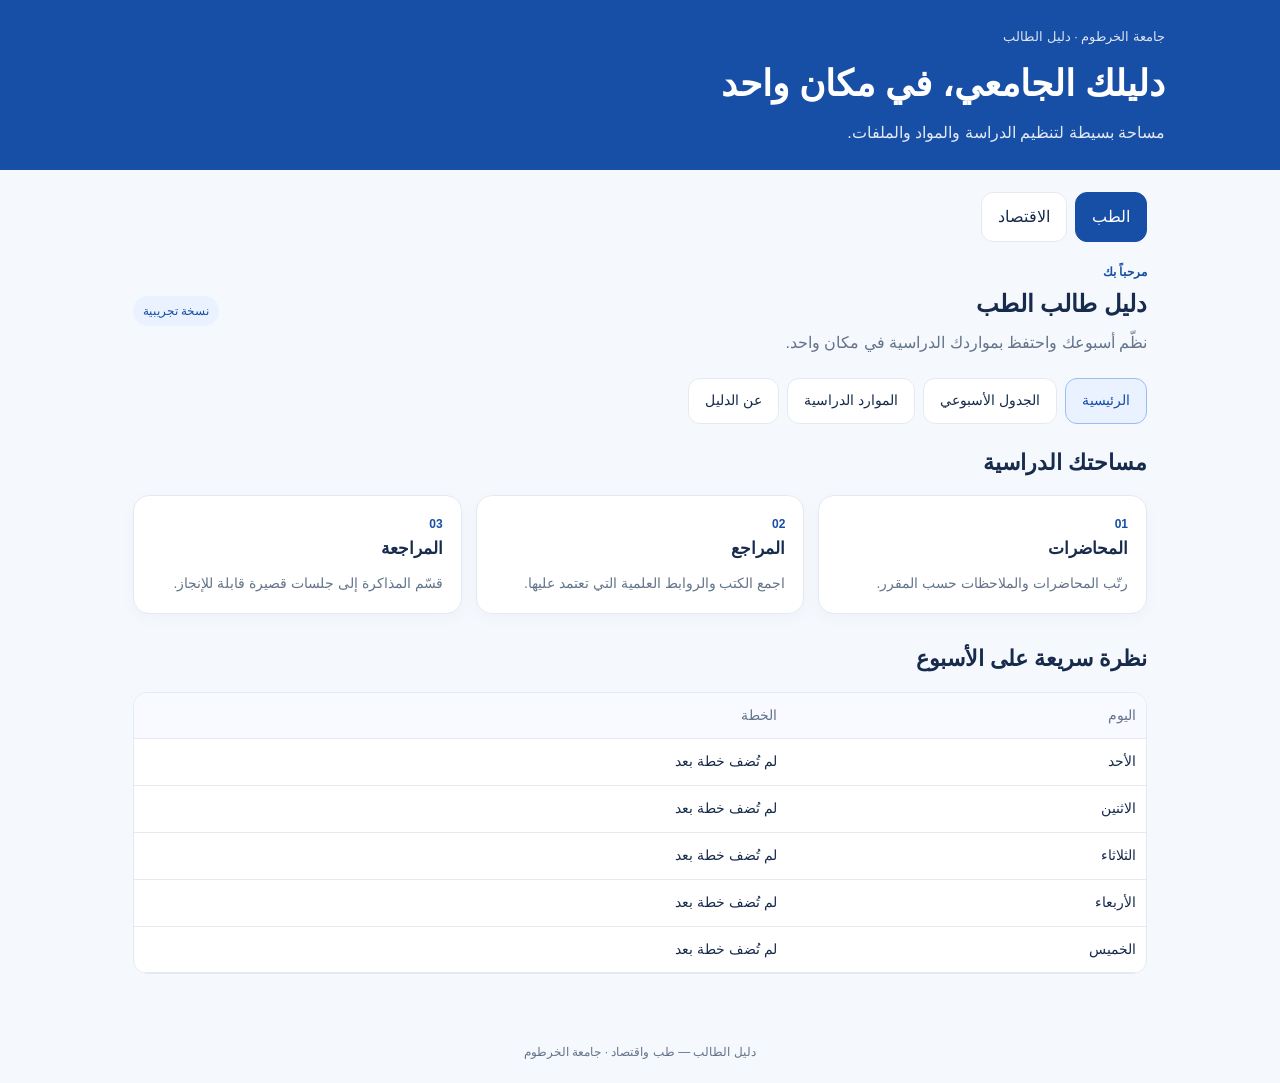
<file: archive/student-guide-starter.html>
<!doctype html>
<html lang="ar" dir="rtl">
<head>
<meta charset="utf-8">
<meta name="viewport" content="width=device-width,initial-scale=1">
<meta name="theme-color" content="#174ea6">
<title>دليل الطالب | طب واقتصاد</title>
<style>
:root{--blue:#174ea6;--blue2:#2563eb;--ink:#172b4d;--muted:#64748b;--line:#e5eaf2;--bg:#f5f8fd;--card:#fff}
*{box-sizing:border-box}body{margin:0;background:var(--bg);color:var(--ink);font-family:Tahoma,Arial,sans-serif;line-height:1.7}
header{background:var(--blue);color:white;padding:26px max(20px,calc((100% - 1050px)/2)) 24px}
.brand{font-size:13px;opacity:.85}h1{font-size:clamp(25px,4vw,36px);margin:5px 0}.sub{opacity:.88;margin:0}
main{max-width:1050px;margin:auto;padding:22px 18px 48px}
.switch{display:flex;gap:8px;flex-wrap:wrap;margin-bottom:20px}.switch button,.nav button{border:1px solid var(--line);background:white;color:var(--ink);padding:10px 16px;border-radius:12px;font:inherit;cursor:pointer}
.switch button.active{background:var(--blue);color:white;border-color:var(--blue)}
.nav{display:flex;gap:8px;flex-wrap:wrap;margin-bottom:20px}.nav button{font-size:14px}.nav button.active{border-color:#9dbcf4;background:#eaf1ff;color:var(--blue)}
.grid{display:grid;grid-template-columns:repeat(auto-fit,minmax(220px,1fr));gap:14px}.card{background:var(--card);border:1px solid var(--line);border-radius:16px;padding:18px;box-shadow:0 4px 16px #17365d08}.card h2{font-size:17px;margin:0 0 8px}.card p{margin:0;color:var(--muted);font-size:14px}.eyebrow{font-size:12px;color:var(--blue);font-weight:bold}.section-title{font-size:22px;margin:8px 0 14px}.welcome{display:flex;justify-content:space-between;align-items:center;gap:16px;margin-bottom:18px}.welcome p{color:var(--muted);margin:4px 0}.pill{background:#eaf1ff;color:var(--blue);padding:5px 10px;border-radius:99px;font-size:12px;white-space:nowrap}
table{width:100%;border-collapse:collapse;font-size:14px}th,td{padding:11px 10px;border-bottom:1px solid var(--line);text-align:right}th{color:var(--muted);font-weight:normal;background:#f8faff}.table-wrap{overflow-x:auto;border:1px solid var(--line);border-radius:14px;background:white}
a{color:var(--blue)}.empty{padding:25px;text-align:center;color:var(--muted)}footer{text-align:center;color:var(--muted);font-size:12px;padding:20px}
@media(max-width:520px){header{padding:22px 18px}.welcome{align-items:flex-start;flex-direction:column}.card{padding:15px}}
</style>
</head>
<body>
<header><div class="brand">جامعة الخرطوم · دليل الطالب</div><h1>دليلك الجامعي، في مكان واحد</h1><p class="sub">مساحة بسيطة لتنظيم الدراسة والمواد والملفات.</p></header>
<main>
<div class="switch" aria-label="اختيار التخصص"><button class="active" data-track="medicine">الطب</button><button data-track="economics">الاقتصاد</button></div>
<div class="welcome"><div><div class="eyebrow">مرحباً بك</div><h2 id="trackTitle" style="margin:2px 0">دليل طالب الطب</h2><p id="trackDesc">نظّم أسبوعك واحتفظ بمواردك الدراسية في مكان واحد.</p></div><span class="pill">نسخة تجريبية</span></div>
<nav class="nav" aria-label="التنقل"><button class="active" data-page="home">الرئيسية</button><button data-page="schedule">الجدول الأسبوعي</button><button data-page="resources">الموارد الدراسية</button><button data-page="about">عن الدليل</button></nav>
<section id="content"></section>
</main><footer>دليل الطالب — طب واقتصاد · جامعة الخرطوم</footer>
<script>
const data={
medicine:{title:"دليل طالب الطب",desc:"نظّم أسبوعك واحتفظ بمواردك الدراسية في مكان واحد.",cards:[["المحاضرات","رتّب المحاضرات والملاحظات حسب المقرر."],["المراجع","اجمع الكتب والروابط العلمية التي تعتمد عليها."],["المراجعة","قسّم المذاكرة إلى جلسات قصيرة قابلة للإنجاز."]]},
economics:{title:"دليل طالب الاقتصاد",desc:"تابع المقررات والقراءات والمهام الأكاديمية بسهولة.",cards:[["المقررات","رتّب مواد الاقتصاد حسب الفصل الدراسي."],["القراءات","اجمع المقالات والكتب ومصادر البيانات."],["التكليفات","تابع الواجبات ومواعيد التسليم."]]}
};
let track="medicine",page="home";
function render(){document.querySelector("#trackTitle").textContent=data[track].title;document.querySelector("#trackDesc").textContent=data[track].desc;let c=document.querySelector("#content");
if(page==="home"){c.innerHTML='<h2 class="section-title">مساحتك الدراسية</h2><div class="grid">'+data[track].cards.map((x,i)=>'<article class="card"><div class="eyebrow">0'+(i+1)+'</div><h2>'+x[0]+'</h2><p>'+x[1]+'</p></article>').join("")+'</div><h2 class="section-title" style="margin-top:26px">نظرة سريعة على الأسبوع</h2>'+scheduleTable()}
else if(page==="schedule"){c.innerHTML='<h2 class="section-title">الجدول الأسبوعي</h2><p style="color:var(--muted)">عدّل الجدول ليناسب محاضراتك. تُحفظ التغييرات على هذا الجهاز.</p><div class="table-wrap"><table><thead><tr><th>اليوم</th><th>المقرر / النشاط</th><th>الوقت</th></tr></thead><tbody>'+["الأحد","الاثنين","الثلاثاء","الأربعاء","الخميس"].map((d,i)=>'<tr><td>'+d+'</td><td><input aria-label="النشاط يوم '+d+'" data-day="'+i+'" value="'+(localStorage.getItem(track+"day"+i)||"—")+'" style="border:1px solid var(--line);border-radius:8px;padding:8px;width:100%;font:inherit"></td><td>—</td></tr>').join("")+'</tbody></table></div>';c.querySelectorAll("input").forEach(el=>el.addEventListener("change",()=>localStorage.setItem(track+"day"+el.dataset.day,el.value)))}
else if(page==="resources"){c.innerHTML='<h2 class="section-title">الموارد الدراسية</h2><div class="card"><h2>روابط وملفاتك</h2><p>أضف هنا روابط المحاضرات والمراجع التي تستخدمها. لم تُضف مصادر رسمية بعد.</p></div>'}
else{c.innerHTML='<div class="card"><h2>عن دليل الطالب</h2><p>واجهة أولية خفيفة لدليل الطالب في تخصصي الطب والاقتصاد. المحتوى الأكاديمي الرسمي يحتاج إلى إضافته والتحقق منه قبل الاعتماد عليه.</p></div>'}}
function scheduleTable(){return '<div class="table-wrap"><table><thead><tr><th>اليوم</th><th>الخطة</th></tr></thead><tbody>'+["الأحد","الاثنين","الثلاثاء","الأربعاء","الخميس"].map((d,i)=>'<tr><td>'+d+'</td><td>'+(localStorage.getItem(track+"day"+i)||"لم تُضف خطة بعد")+'</td></tr>').join("")+'</tbody></table></div>'}
document.querySelectorAll("[data-track]").forEach(b=>b.addEventListener("click",()=>{track=b.dataset.track;document.querySelectorAll("[data-track]").forEach(x=>x.classList.toggle("active",x===b));render()}));
document.querySelectorAll("[data-page]").forEach(b=>b.addEventListener("click",()=>{page=b.dataset.page;document.querySelectorAll("[data-page]").forEach(x=>x.classList.toggle("active",x===b));render()}));render();
</script>
</body></html>
</file>
